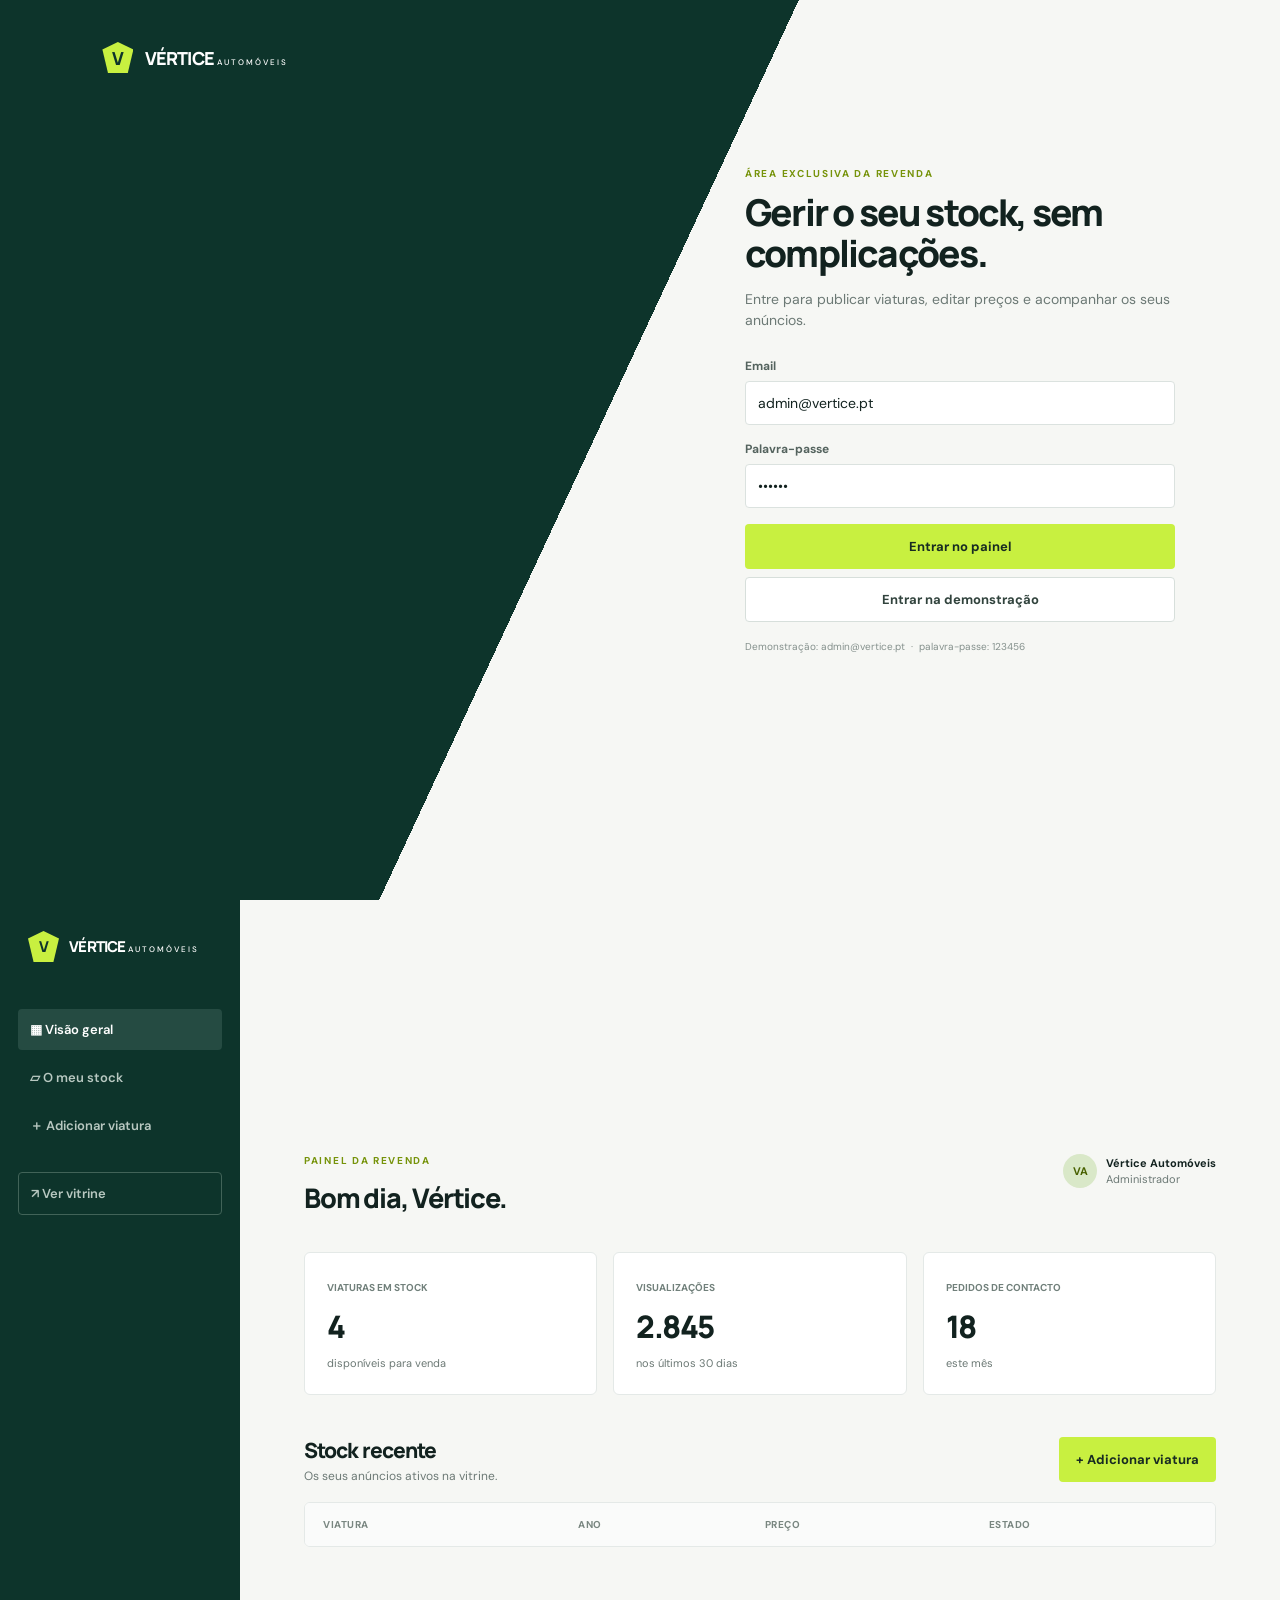
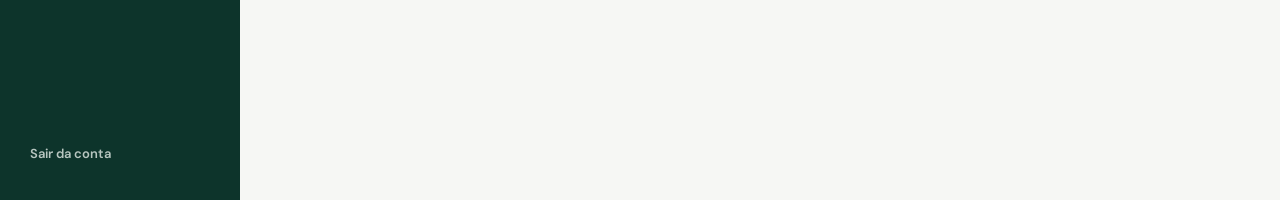
<file: admin/index.html>
<!doctype html>
<html lang="pt-PT">
  <head>
    <meta charset="UTF-8" />
    <meta name="viewport" content="width=device-width, initial-scale=1.0" />
    <title>Vértice Automóveis | Gestão de stock</title>
    <link rel="preconnect" href="https://fonts.googleapis.com" />
    <link rel="preconnect" href="https://fonts.gstatic.com" crossorigin />
    <link href="https://fonts.googleapis.com/css2?family=DM+Sans:wght@400;500;600;700&family=Manrope:wght@600;700;800&display=swap" rel="stylesheet" />
    <link rel="stylesheet" href="admin.css" />
    <link rel="stylesheet" href="login-fix.css" />
  </head>
  <body>
    <main class="admin-shell">
      <section class="login-panel" id="login-panel">
        <a class="admin-brand" href="../index.html"><span>V</span> VÉRTICE <em>AUTOMÓVEIS</em></a>
        <div class="login-card">
          <p class="eyebrow">ÁREA EXCLUSIVA DA REVENDA</p>
          <h1>Gerir o seu stock, sem complicações.</h1>
          <p>Entre para publicar viaturas, editar preços e acompanhar os seus anúncios.</p>
          <form id="login-form">
            <label>Email<input id="login-email" type="email" value="admin@vertice.pt" placeholder="nome@revenda.pt" required /></label>
            <label>Palavra-passe<input id="login-password" type="password" value="123456" placeholder="••••••••" required /></label>
            <button type="submit">Entrar no painel</button>
            <button type="button" class="demo-login" id="demo-login">Entrar na demonstração</button>
            <p class="login-error" id="login-error" hidden>Email ou palavra-passe inválidos.</p>
          </form>
          <small>Demonstração: admin@vertice.pt &nbsp;·&nbsp; palavra-passe: 123456</small>
        </div>
      </section>

      <section class="dashboard" id="dashboard" hidden>
        <aside class="sidebar">
          <a class="admin-brand" href="../index.html"><span>V</span> VÉRTICE <em>AUTOMÓVEIS</em></a>
          <nav><button class="nav-item active" data-view="overview">▦ Visão geral</button><button class="nav-item" data-view="stock">▱ O meu stock</button><button class="nav-item" data-view="new-car">＋ Adicionar viatura</button><a class="nav-item link" href="../index.html" target="_blank">↗ Ver vitrine</a></nav>
          <button class="logout" id="logout">Sair da conta</button>
        </aside>
        <div class="dashboard-main">
          <header class="dashboard-header"><div><p class="eyebrow">PAINEL DA REVENDA</p><h1 id="view-title">Bom dia, Vértice.</h1></div><div class="user-chip"><span>VA</span><div><strong>Vértice Automóveis</strong><small>Administrador</small></div></div></header>
          <section class="view active" id="overview">
            <div class="stat-grid"><article><small>VIATURAS EM STOCK</small><strong id="stock-count">4</strong><span>disponíveis para venda</span></article><article><small>VISUALIZAÇÕES</small><strong>2.845</strong><span>nos últimos 30 dias</span></article><article><small>PEDIDOS DE CONTACTO</small><strong>18</strong><span>este mês</span></article></div>
            <div class="panel-header"><div><h2>Stock recente</h2><p>Os seus anúncios ativos na vitrine.</p></div><button class="primary-action" data-go-new>+ Adicionar viatura</button></div>
            <div class="admin-table-wrap"><table><thead><tr><th>VIATURA</th><th>ANO</th><th>PREÇO</th><th>ESTADO</th></tr></thead><tbody id="recent-stock"></tbody></table></div>
          </section>
          <section class="view" id="stock"><div class="panel-header"><div><h2>O meu stock</h2><p>Edite ou remova anúncios publicados.</p></div><button class="primary-action" data-go-new>+ Adicionar viatura</button></div><div class="admin-table-wrap"><table><thead><tr><th>VIATURA</th><th>DETALHES</th><th>PREÇO</th><th>ESTADO</th><th></th></tr></thead><tbody id="stock-table"></tbody></table></div></section>
          <section class="view" id="new-car"><div class="panel-header"><div><h2>Adicionar viatura</h2><p>Os dados abaixo serão apresentados na vitrine da revenda.</p></div></div><form id="car-form" class="car-form"><fieldset><legend>Informação principal</legend><div class="fields three"><label>Marca<input name="brand" placeholder="Ex.: Audi" required /></label><label>Modelo<input name="model" placeholder="Ex.: Q5 40 TDI" required /></label><label>Categoria<select name="category"><option>SUV</option><option>Berlina</option><option>Citadino</option><option>Comercial</option><option>Elétrico</option></select></label></div><div class="fields three"><label>Ano<input name="year" type="number" min="1950" max="2030" placeholder="2023" required /></label><label>Quilómetros<input name="mileage" type="number" min="0" placeholder="25000" required /></label><label>Combustível<select name="fuel"><option>Gasolina</option><option>Diesel</option><option>Híbrido</option><option>Elétrico</option></select></label></div></fieldset><fieldset><legend>Preço e características</legend><div class="fields three"><label>Preço (€)<input name="price" type="number" min="1" placeholder="29900" required /></label><label>Caixa<select name="transmission"><option>Automática</option><option>Manual</option></select></label><label>Potência<input name="power" placeholder="Ex.: 190 cv" required /></label></div><div class="fields two"><label>Cor<input name="color" placeholder="Ex.: Preto metalizado" required /></label><label>Imagem (URL)<input name="image" type="url" placeholder="https://..." required /></label></div><label>Descrição<textarea name="description" rows="4" placeholder="Descreva os principais extras, estado e garantia da viatura." required></textarea></label></fieldset><div class="form-actions"><button type="button" class="secondary-action" data-view-stock>Cancelar</button><button type="submit" class="primary-action">Publicar na vitrine</button></div></form></section>
        </div>
      </section>
    </main>
    <script src="admin.js"></script>
  </body>
</html>
</file>
<file: admin/admin.css>
:root{--ink:#12221f;--green:#0d342b;--lime:#c8f040;--muted:#6c7975;--line:#e4e9e7}*{box-sizing:border-box}body{margin:0;background:#f6f7f4;color:var(--ink);font-family:"DM Sans",sans-serif}.admin-shell{min-height:100vh}.login-panel{min-height:100vh;display:grid;grid-template-columns:1fr 1fr;background:linear-gradient(115deg,var(--green) 0 47%,#f6f7f4 47%)}.admin-brand{padding:42px 8vw;color:#fff;text-decoration:none;font:800 18px Manrope,sans-serif;letter-spacing:-.8px;height:max-content}.admin-brand span{display:inline-grid;place-items:center;width:31px;height:31px;background:var(--lime);color:var(--green);margin-right:8px;clip-path:polygon(50% 0,100% 24%,82% 100%,18% 100%,0 24%)}.admin-brand em{font:500 8px "DM Sans",sans-serif;letter-spacing:2px;font-style:normal}.login-card{align-self:center;justify-self:center;width:min(430px,88%);margin-bottom:80px}.eyebrow{color:#76930a;letter-spacing:1.7px;font-size:10px;font-weight:700;margin:0 0 12px}.login-card h1{font:800 37px/1.1 Manrope,sans-serif;letter-spacing:-1.8px;margin:0 0 15px}.login-card>p:not(.eyebrow){color:var(--muted);line-height:1.55;font-size:14px;margin:0 0 26px}.login-card form,.car-form{display:grid;gap:16px}.login-card label,.car-form label{display:grid;gap:7px;font-size:12px;font-weight:700;color:#54635e}.login-card input,.car-form input,.car-form select,.car-form textarea{width:100%;border:1px solid #dbe2df;border-radius:4px;background:#fff;padding:12px;font:400 14px "DM Sans",sans-serif;color:var(--ink);outline-color:#8aa800}.login-card button,.primary-action{background:var(--lime);border:0;border-radius:4px;min-height:45px;color:#182b22;font:700 13px "DM Sans",sans-serif;cursor:pointer}.login-error{font-size:12px;color:#b73b45;margin:0}.login-card small{display:block;color:#84908c;font-size:10px;margin-top:18px}.dashboard{min-height:100vh;display:grid;grid-template-columns:240px 1fr}.sidebar{min-height:100vh;background:var(--green);display:flex;flex-direction:column;padding:0 18px}.sidebar .admin-brand{padding:31px 10px 47px;font-size:15px}.sidebar nav{display:grid;gap:7px}.nav-item{border:0;background:transparent;text-align:left;border-radius:4px;padding:12px;color:#b8c8c1;text-decoration:none;font:600 13px "DM Sans",sans-serif;cursor:pointer}.nav-item.active,.nav-item:hover{background:#254b42;color:#fff}.nav-item.link{margin-top:18px;border:1px solid #416358}.logout{margin-top:auto;margin-bottom:26px;border:0;background:none;color:#b7c6c0;text-align:left;padding:12px;font:600 13px "DM Sans",sans-serif;cursor:pointer}.dashboard-main{padding:42px 5vw;max-width:1400px;width:100%;margin:auto}.dashboard-header{display:flex;justify-content:space-between;align-items:start;margin-bottom:36px}.dashboard-header h1{font:800 27px Manrope,sans-serif;letter-spacing:-1.2px;margin:0}.user-chip{display:flex;gap:9px;align-items:center}.user-chip>span{display:grid;place-items:center;width:34px;height:34px;border-radius:50%;background:#d9e8c8;color:#486000;font-size:11px;font-weight:700}.user-chip strong,.user-chip small{display:block;font-size:11px}.user-chip small{color:var(--muted);margin-top:2px}.view{display:none}.view.active{display:block}.stat-grid{display:grid;grid-template-columns:repeat(3,1fr);gap:16px;margin-bottom:41px}.stat-grid article{background:#fff;border:1px solid var(--line);border-radius:6px;padding:22px}.stat-grid small{font-size:10px;font-weight:700;color:#71807b}.stat-grid strong{display:block;font:800 31px Manrope,sans-serif;letter-spacing:-1.5px;margin:9px 0 4px}.stat-grid span{font-size:11px;color:var(--muted)}.panel-header{display:flex;justify-content:space-between;align-items:center;margin-bottom:18px}.panel-header h2{font:800 21px Manrope,sans-serif;letter-spacing:-.9px;margin:0}.panel-header p{font-size:12px;color:var(--muted);margin:4px 0 0}.primary-action{padding:0 17px;display:inline-grid;place-items:center;text-decoration:none}.admin-table-wrap{background:#fff;border:1px solid var(--line);border-radius:6px;overflow:auto}table{border-collapse:collapse;width:100%;min-width:550px}th{text-align:left;font-size:10px;letter-spacing:.5px;color:#798680;padding:15px 18px;background:#fafbfa}td{border-top:1px solid var(--line);padding:15px 18px;font-size:12px}td strong{font-size:13px}td small{color:var(--muted);display:block;margin-top:3px}.status{color:#287048;background:#e5f5e7;border-radius:10px;padding:4px 8px;font-size:10px;font-weight:700}.delete-car{border:0;background:none;color:#b64d54;font:700 11px "DM Sans",sans-serif;cursor:pointer}.car-form{background:#fff;border:1px solid var(--line);border-radius:6px;padding:26px;gap:24px}.car-form fieldset{margin:0;padding:0;border:0;display:grid;gap:15px}.car-form legend{font:700 14px Manrope,sans-serif;margin-bottom:15px}.fields{display:grid;gap:15px}.fields.three{grid-template-columns:repeat(3,1fr)}.fields.two{grid-template-columns:1fr 1fr}.form-actions{display:flex;justify-content:flex-end;gap:10px;border-top:1px solid var(--line);padding-top:20px}.secondary-action{border:1px solid #d7dfdb;background:#fff;border-radius:4px;padding:0 17px;font:700 13px "DM Sans",sans-serif;cursor:pointer}@media(max-width:760px){.login-panel{grid-template-columns:1fr;background:#f6f7f4}.login-panel>.admin-brand{background:var(--green);padding:25px}.login-card{margin:25px 0 60px}.dashboard{grid-template-columns:1fr}.sidebar{min-height:auto;padding:0 18px}.sidebar .admin-brand{padding:20px 0}.sidebar nav{grid-template-columns:repeat(2,1fr);padding-bottom:12px}.logout{position:absolute;right:20px;top:12px;margin:0}.dashboard-main{padding:32px 20px}.stat-grid{grid-template-columns:1fr}.dashboard-header{margin-bottom:26px}.user-chip{display:none}.fields.three,.fields.two{grid-template-columns:1fr}.panel-header{align-items:end}.panel-header .primary-action{font-size:0;width:42px;padding:0}.panel-header .primary-action::first-letter{font-size:18px}}
</file>
<file: admin/login-fix.css>
.demo-login{background:#fff!important;border:1px solid #d7dfdb!important;color:#31433d!important;margin-top:-8px}
</file>
